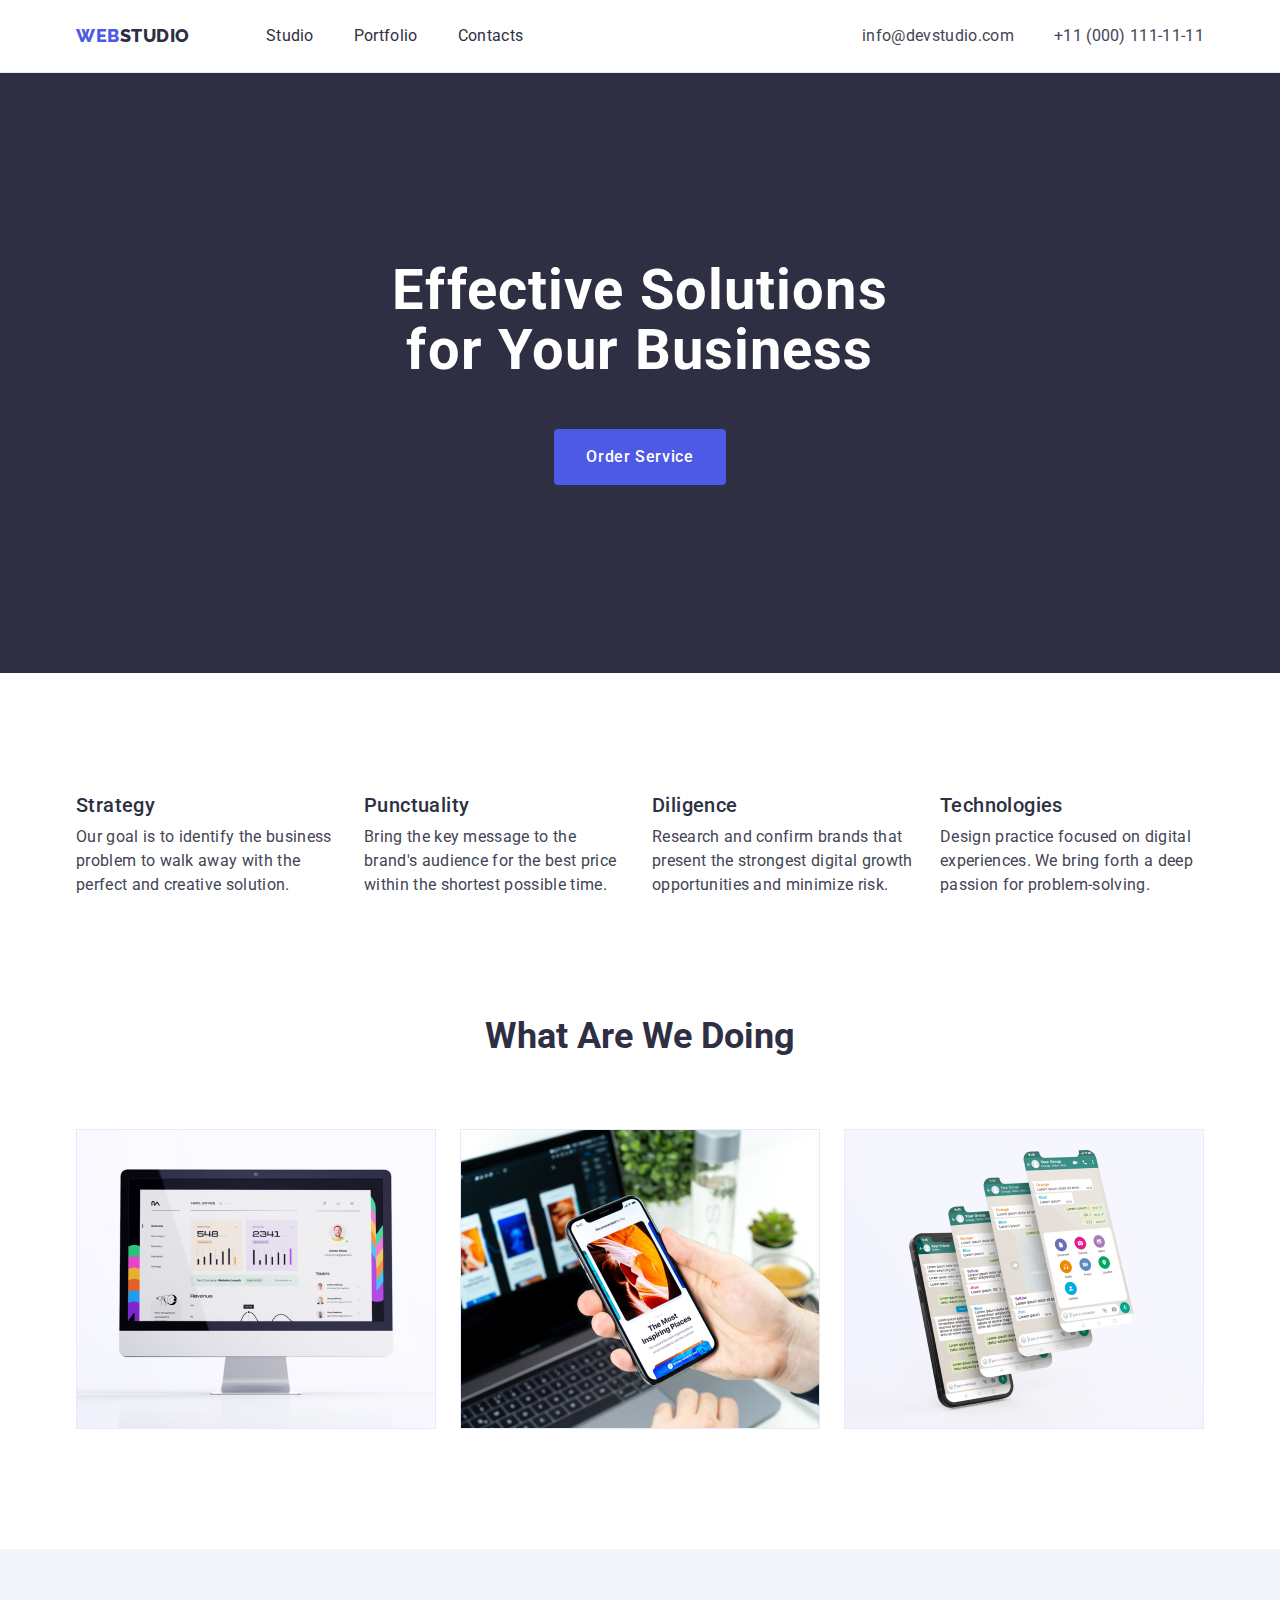
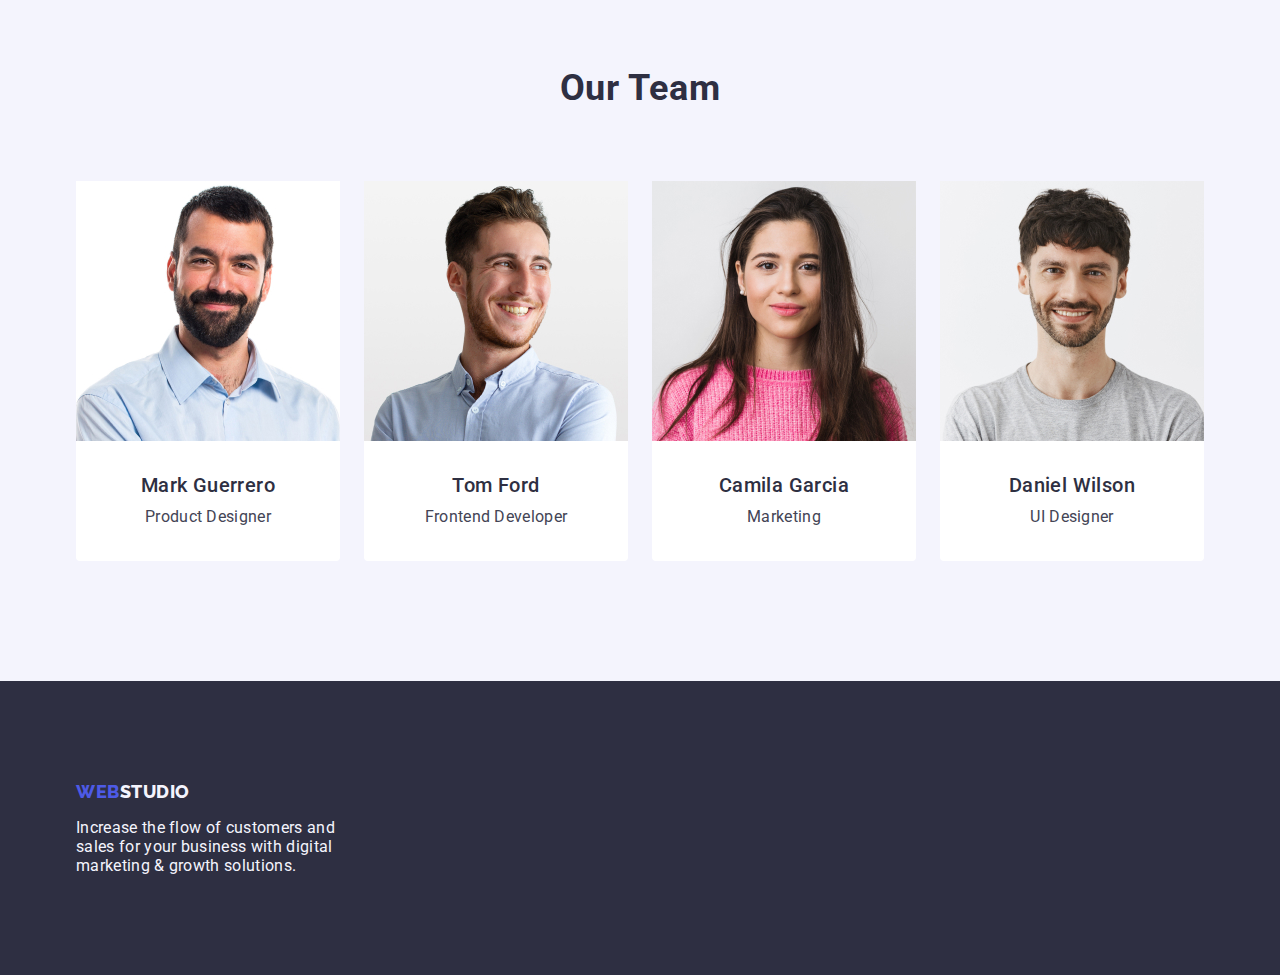
<file: index.html>
<!DOCTYPE html>
<html lang="en">
  <head>
    <meta charset="UTF-8" />
    <meta http-equiv="X-UA-Compatible" content="IE=edge" />
    <meta name="viewport" content="width=device-width, initial-scale=1.0" />

    <title>WEBSTUDIO</title>
    <link
      rel="stylesheet"
      href="https://cdnjs.cloudflare.com/ajax/libs/modern-normalize/1.1.0/modern-normalize.min.css"
    />
    <link rel="preconnect" href="https://fonts.googleapis.com" />
    <link rel="preconnect" href="https://fonts.gstatic.com" crossorigin />
    <link
      href="https://fonts.googleapis.com/css2?family=Raleway:wght@800&family=Roboto:wght@400;500;700;900&display=swap"
      rel="stylesheet"
    />
    <link rel="stylesheet" href="./css/styles.css" />
  </head>
  <body>
    <header class="page-header">
      <div class="container header-position">
        <nav class="page-navigation nav-position">
          <a class="logo-web link logo-position" href="./index.html"
            >WEB<span class="logo_studio">Studio</span>
          </a>

          <ul class="navigation_list list menu-position">
            <li class="menu-item">
              <a class="menu-link link" href="./index.html">Studio</a>
            </li>

            <li class="menu-item">
              <a class="menu-link link" href="./portfolio.html">Portfolio</a>
            </li>

            <li class="menu-item">
              <a class="menu-link link" href="">Contacts</a>
            </li>
          </ul>
        </nav>
        <address class="header-addres adress-main">
          <ul class="header-addres-list list addres-position">
            <li>
              <a
                class="header-addres-cont link menu-link"
                href="mailto:info@devstudio.com"
                >info@devstudio.com</a
              >
            </li>
            <li>
              <a
                class="header-addres-cont link menu-link"
                href="tel:+110001111111"
                >+11 (000) 111-11-11</a
              >
            </li>
          </ul>
        </address>
      </div>
    </header>
    <main>
      <section class="hero hero-section">
        <div class="container">
          <h1 class="hero-text hero-text-position">
            Effective Solutions for Your Business
          </h1>
          <button class="hero-button hero-button-position" type="button">
            Order Service
          </button>
        </div>
      </section>
      <section class="our-features section">
        <div class="container">
          <h2 class="head-text visually-hidden">Our features</h2>
          <ul class="list our-features-position">
            <li class="information-item">
              <h3 class="head-text description-title">Strategy</h3>
              <p class="paragraph-text">
                Our goal is to identify the business problem to walk away with
                the perfect and creative solution.
              </p>
            </li>
            <li class="information-item">
              <h3 class="head-text description-title">Punctuality</h3>
              <p class="paragraph-text">
                Bring the key message to the brand's audience for the best price
                within the shortest possible time.
              </p>
            </li>
            <li class="information-item">
              <h3 class="head-text description-title">Diligence</h3>
              <p class="paragraph-text">
                Research and confirm brands that present the strongest digital
                growth opportunities and minimize risk.
              </p>
            </li>
            <li class="information-item">
              <h3 class="head-text description-title">Technologies</h3>
              <p class="paragraph-text">
                Design practice focused on digital experiences. We bring forth a
                deep passion for problem-solving.
              </p>
            </li>
          </ul>
        </div>
      </section>
      <section class="section-product-position">
        <div class="container">
          <h2 class="head-text-two doing-position">What are we doing</h2>
          <ul class="list product-position">
            <li class="product-list">
              <img
                src="./images/laptop.jpg"
                alt="notebook"
                width="360"
                height="300"
              />
            </li>
            <li class="product-list">
              <img
                src="./images/mob_app.jpg"
                alt="application"
                width="360"
                height="300"
              />
            </li>
            <li class="product-list">
              <img
                src="./images/phone.jpg"
                alt="telephone"
                width="360"
                height="300"
              />
            </li>
          </ul>
        </div>
      </section>
      <section class="section-four section">
        <div class="container">
          <h2 class="head-text-product">Our Team</h2>
          <ul class="section-four-list list our-team-position">
            <li class="our-team-list">
              <img
                src="./images/mark_guerrero.jpg"
                alt="Mark Guerrero"
                width="264"
                height="260"
              />
              <div class="card-description">
                <h3 class="head-text team-name">Mark Guerrero</h3>
                <p class="paragraph-text job-place">Product Designer</p>
              </div>
            </li>
            <li class="our-team-list">
              <img
                src="./images/tom_ford.jpg"
                alt="Tom Ford"
                width="264"
                height="260"
              />
              <div class="card-description">
                <h3 class="head-text team-name">Tom Ford</h3>
                <p class="paragraph-text job-place">Frontend Developer</p>
              </div>
            </li>
            <li class="our-team-list">
              <img
                src="./images/camila_garcia.jpg"
                alt="camila_garcia"
                width="264"
                height="260"
              />
              <div class="card-description">
                <h3 class="head-text team-name">Camila Garcia</h3>
                <p class="paragraph-text job-place">Marketing</p>
              </div>
            </li>
            <li class="our-team-list">
              <img
                src="./images/daniel_wilson.jpg"
                alt="daniel_wilson"
                width="264"
                height="260"
              />
              <div class="card-description">
                <h3 class="head-text team-name">Daniel Wilson</h3>
                <p class="paragraph-text job-place">UI Designer</p>
              </div>
            </li>
          </ul>
        </div>
      </section>
    </main>

    <footer class="footer">
      <div class="container footer-position">
        <a class="logo-web link footer-logo" href="./index.html"
          >WEB<span class="logo_studio-footer">Studio</span>
        </a>
        <p class="paragraph-text-footer footer-text">
          Increase the flow of customers and sales for your business with
          digital marketing & growth solutions.
        </p>
      </div>
    </footer>
  </body>
</html>
</file>
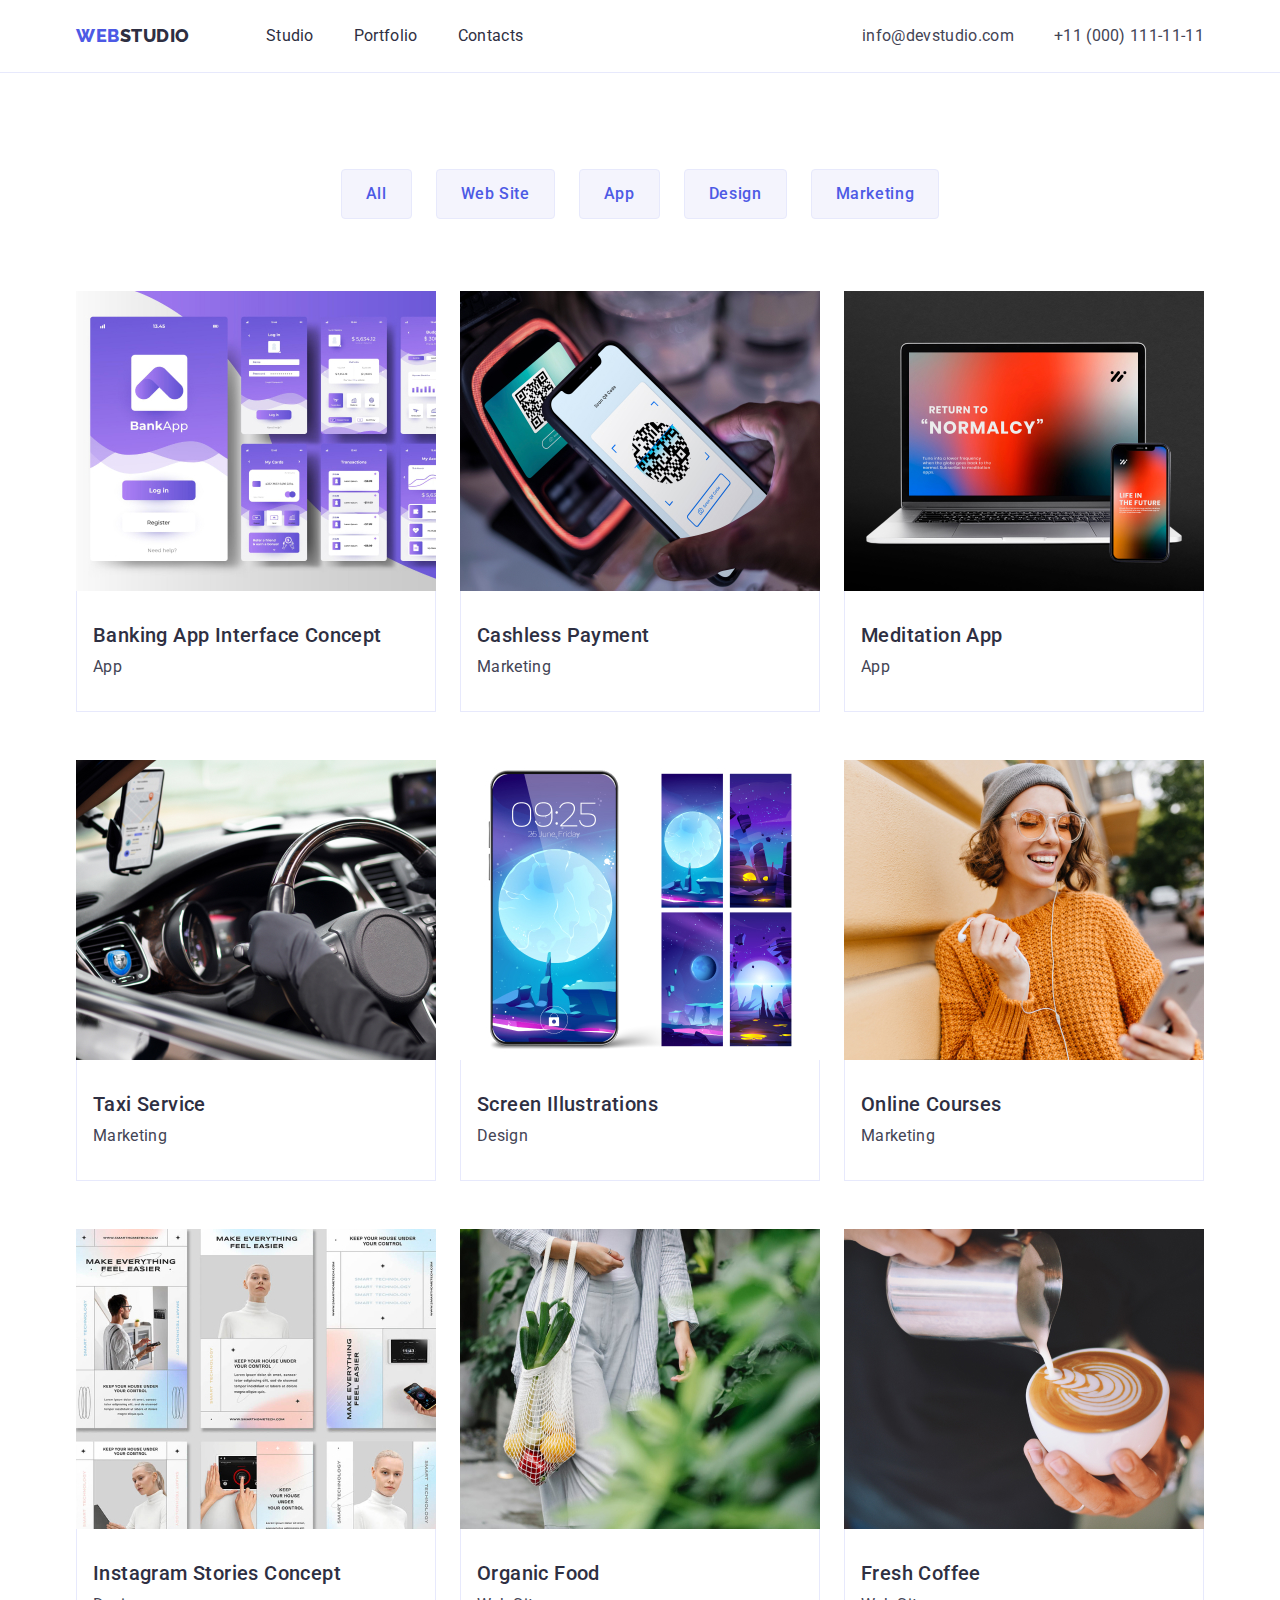
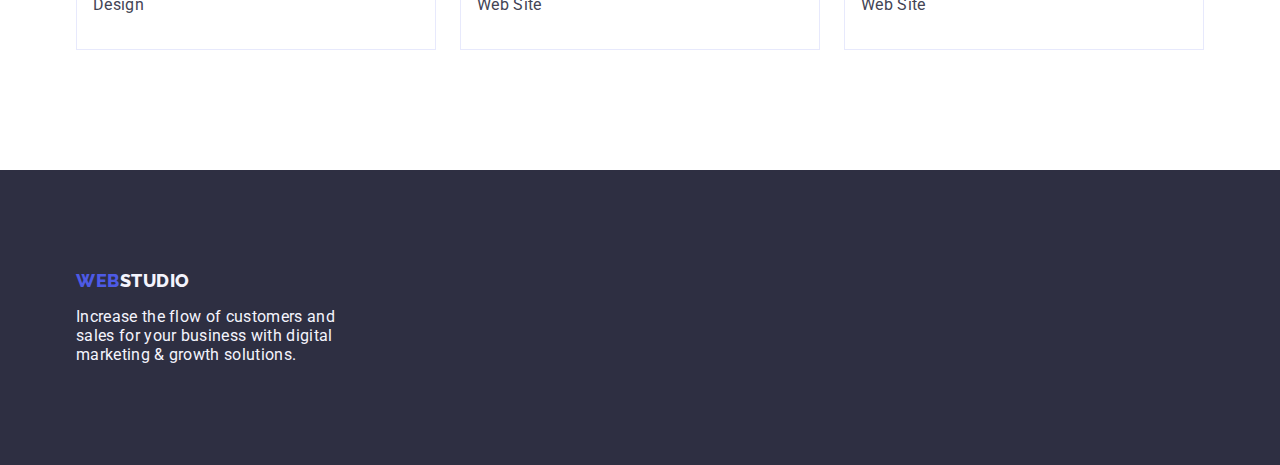
<file: portfolio.html>
<!DOCTYPE html>
<html lang="en">
  <head>
    <meta charset="UTF-8" />
    <meta http-equiv="X-UA-Compatible" content="IE=edge" />
    <meta name="viewport" content="width=device-width, initial-scale=1.0" />
    <link
      rel="stylesheet"
      href="https://cdnjs.cloudflare.com/ajax/libs/modern-normalize/1.1.0/modern-normalize.min.css"
    />
    <title>Portfolio</title>
    <link rel="preconnect" href="https://fonts.googleapis.com" />
    <link rel="preconnect" href="https://fonts.gstatic.com" crossorigin />
    <link
      href="https://fonts.googleapis.com/css2?family=Raleway:wght@800&family=Roboto:wght@400;500;700;900&display=swap"
      rel="stylesheet"
    />
    <link rel="stylesheet" href="./css/styles.css" />
  </head>
  <body>
    <header class="page-header page-header-position">
      <div class="container header-position">
        <nav class="page-navigation nav-position">
          <a class="logo-web link logo-position" href="./index.html"
            >WEB<span class="logo_studio">Studio</span>
          </a>

          <ul class="navigation_list list menu-position">
            <li class="menu-item">
              <a class="menu-link link" href="./index.html">Studio</a>
            </li>

            <li class="menu-item">
              <a class="menu-link link" href="./portfolio.html">Portfolio</a>
            </li>

            <li class="menu-item">
              <a class="menu-link link" href="">Contacts</a>
            </li>
          </ul>
        </nav>
        <address class="header-addres adress-main">
          <ul class="header-addres-list list addres-position">
            <li>
              <a
                class="header-addres-cont link menu-link"
                href="mailto:info@devstudio.com"
                >info@devstudio.com</a
              >
            </li>
            <li>
              <a
                class="header-addres-cont link menu-link"
                href="tel:+110001111111"
                >+11 (000) 111-11-11</a
              >
            </li>
          </ul>
        </address>
      </div>
    </header>

    <main>
      <section class="section-portfolio">
        <div class="container">
          <h1 class="visually-hidden">Our products</h1>
          <ul class="list list-button-position">
            <li class="list">
              <button
                class="hero-button-portfolio button-portfolio"
                type="button"
              >
                All
              </button>
            </li>
            <li>
              <button
                class="hero-button-portfolio button-portfolio"
                type="button"
              >
                Web Site
              </button>
            </li>
            <li>
              <button
                class="hero-button-portfolio button-portfolio"
                type="button"
              >
                App
              </button>
            </li>
            <li>
              <button
                class="hero-button-portfolio button-portfolio"
                type="button"
              >
                Design
              </button>
            </li>
            <li>
              <button
                class="hero-button-portfolio button-portfolio"
                type="button"
              >
                Marketing
              </button>
            </li>
          </ul>

          <ul class="list service-list">
            <li class="service-resorces">
              <a class="link" href="">
                <img
                  src="./images/Portfolio/banking_app_interface.jpg"
                  alt="Banking App Interface Concept"
                  width="360"
                  height="300"
                />
                <div class="service-position">
                  <h2 class="head-text service-title service-head-text">
                    Banking App Interface Concept
                  </h2>
                  <p class="paragraph-text">App</p>
                </div>
              </a>
            </li>
            <li class="service-resorces">
              <a class="link" href="">
                <img
                  src="./images/Portfolio/cashless_payment.jpg"
                  alt="Cashless Payment"
                  width="360"
                  height="300"
                />
                <div class="service-position">
                  <h2 class="head-text service-title service-head-text">
                    Cashless Payment
                  </h2>
                  <p class="paragraph-text">Marketing</p>
                </div>
              </a>
            </li>
            <li class="service-resorces">
              <a class="link" href="">
                <img
                  src="./images/Portfolio/meditation_app.jpg"
                  alt="Meditation App"
                  width="360"
                  height="300"
                />
                <div class="service-position">
                  <h2 class="head-text service-title service-head-text">
                    Meditation App
                  </h2>
                  <p class="paragraph-text">App</p>
                </div>
              </a>
            </li>
            <li class="service-resorces">
              <a class="link" href="">
                <img
                  src="./images/Portfolio/taxi_service.jpg"
                  alt="Taxi Service"
                />
                <div class="service-position">
                  <h2 class="head-text service-title service-head-text">
                    Taxi Service
                  </h2>
                  <p class="paragraph-text">Marketing</p>
                </div>
              </a>
            </li>
            <li class="service-resorces">
              <a class="link" href="">
                <img
                  src="./images/Portfolio/screen_illustrations.jpg"
                  alt="Screen Illustrations"
                  width="360"
                  height="300"
                />
                <div class="service-position">
                  <h2 class="head-text service-title service-head-text">
                    Screen Illustrations
                  </h2>
                  <p class="paragraph-text">Design</p>
                </div>
              </a>
            </li>
            <li class="service-resorces">
              <a class="link" href="">
                <img
                  src="./images/Portfolio/online_courses.jpg"
                  alt="Online Courses"
                />
                <div class="service-position">
                  <h2 class="head-text service-title service-head-text">
                    Online Courses
                  </h2>
                  <p class="paragraph-text">Marketing</p>
                </div>
              </a>
            </li>

            <li class="service-resorces">
              <a class="link" href="">
                <img
                  src="./images/Portfolio/instagram_stories_concept.jpg"
                  alt="Instagram Stories Concept"
                  width="360"
                  height="300"
                />
                <div class="service-position">
                  <h2 class="head-text service-title service-head-text">
                    Instagram Stories Concept
                  </h2>
                  <p class="paragraph-text">Design</p>
                </div>
              </a>
            </li>
            <li class="service-resorces">
              <a class="link" href="">
                <img
                  src="./images/Portfolio/organic_food.jpg"
                  alt="Organic Food"
                />
                <div class="service-position">
                  <h2 class="head-text service-title service-head-text">
                    Organic Food
                  </h2>
                  <p class="paragraph-text">Web Site</p>
                </div>
              </a>
            </li>
            <li class="service-resorces">
              <a class="link" href="">
                <img
                  src="./images/Portfolio/fresh_coffee.jpg"
                  alt="Fresh Coffee"
                  width="360"
                  height="300"
                />
                <div class="service-position">
                  <h2 class="head-text service-title service-head-text">
                    Fresh Coffee
                  </h2>
                  <p class="paragraph-text">Web Site</p>
                </div>
              </a>
            </li>
          </ul>
        </div>
      </section>
    </main>
    <footer class="footer">
      <div class="container footer-position">
        <a class="logo-web link footer-logo" href="./index.html"
          >WEB<span class="logo_studio-footer">Studio</span>
        </a>
        <p class="paragraph-text-footer footer-text">
          Increase the flow of customers and sales for your business with
          digital marketing & growth solutions.
        </p>
      </div>
    </footer>
  </body>
</html>
</file>
<file: css/styles.css>
:root {
  --contact-color: #434455;
  --link-color: #2e2f42;
}
.list {
  list-style: none;
}

.link {
  text-decoration: none;
}

h1,
h2,
h3,
h4,
p {
  margin-top: 0;
  margin-bottom: 0;
}

ul,
ol {
  margin-top: 0;
  margin-bottom: 0;
  padding-left: 0;
}
img {
  display: block;
}
.visually-hidden {
  position: absolute;
  width: 1px;
  height: 1px;
  margin: -1px;
  border: 0;
  padding: 0;
  white-space: nowrap;
  clip-path: inset(100%);
  clip: rect(0 0 0 0);
  overflow: hidden;
}
body {
  font-family: "Roboto", sans-serif;
  color: #434455;
  background-color: #ffffff;
}

.container {
  max-width: 1158px;
  padding: 0 15px;
  margin: 0 auto;
}

.section {
  padding-top: 120px;
  padding-bottom: 120px;
}
.page-header {
  border-bottom: 1px solid #e7e9fc;
}

.header-position {
  display: flex;
  align-items: center;
  
  
}
.logo-position {
  margin-right: 76px;
  align-items: center;
}
.nav-position {
  display: flex;
  align-items: center;
  
}
.menu-position {
  display: flex;
  gap: 40px;
  
}

.adress-main {
  margin-left: auto;
}
.addres-position {
  display: flex;
  gap: 40px;
  padding: 24px 0 24px;
}

.hero-section {
  padding-top: 188px;
  padding-bottom: 188px;
}
.hero-text-position {
  max-width: 496px;
  margin: auto;
}

.hero-button-position {
  min-width: 169px;
  height: 56px;
  padding: 16px 32px;
  border-radius: 4px;
  border: none;
  margin-top: 48px;
  margin-left: auto;
  margin-right: auto;
  display: block;
  min-width: 169px;
}

.our-features-position {
  display: flex;
  align-items: center;
  gap: 24px;
}
.information-item {
  width: 264px;
}
.description-title {
  margin-bottom: 8px;
}

.section-product-position {
  padding-bottom: 120px;
}
.doing-position{
  margin-bottom: 72px;
}
.product-position {
  display: flex;
  gap: 24px;
}

.our-team-position {
  display: flex;
  gap: 24px;
}
.card-description {
  padding: 32px 16px;
}
.team-name {
  text-align: center;
  margin-bottom: 8px;
}
.job-place {
  text-align: center;
}

.footer-logo {
  display: inline-block;
  margin-bottom: 16px;
}
.footer-text {
  width: 264px;
}
/* <portfolio> */

.section-portfolio {
  padding-top: 96px;
  padding-bottom: 120px;
}
.list-button-position {
  display: flex;
  align-items: center;
  justify-content: center;
  gap: 24px;
  margin-bottom: 72px;
}
.button-portfolio {
  padding: 12px 24px;
  border: 1px solid #e7e9fc;
  border-radius: 4px;
}

.service-head-text {
  margin-bottom: 8px;
}
.service-list {
  display: flex;
  flex-wrap: wrap;
  column-gap: 24px;
  row-gap: 48px;
}
.service-position {
  padding: 32px 16px;
  border: 1px solid #e7e9fc;
  border-top: none;
}

/* </portfolio> */

.logo-web {
  text-transform: uppercase;
  font-family: "Raleway", sans-serif;
  font-weight: 800;
  font-size: 18px;
  line-height: 1.17;
  letter-spacing: 0.03em;
  color: #4d5ae5;
}
.logo_studio {
  color: #2e2f42;
}

.hero {
  background-color: #2e2f42;
}
.hero-button:hover,
.hero-button:focus {
  background-color: #404bbf;
}
.hero-button {
  cursor: pointer;
  font-family: "Roboto", sans-serif;
  font-style: normal;
  font-weight: 500;
  font-size: 16px;
  line-height: 1.5;
  letter-spacing: 0.04em;
  background-color: #4d5ae5;
  color: #ffffff;
}
.hero-button-portfolio {
  cursor: pointer;
  font-family: "Roboto", sans-serif;
  font-style: normal;
  font-weight: 500;
  font-size: 16px;
  line-height: 1.5;
  letter-spacing: 0.04em;
  background-color: #f4f4fd;
  color: #4d5ae5;
}
.hero-button-portfolio:hover,
.hero-button-portfolio:focus {
  background-color: #404bbf;
  color: #ffffff;
  border: 1px solid transparent;
}
.menu-link:hover {
  color: #404bbf;
}
.menu-link:focus {
  color: #404bbf;
}
.menu-link {
  font-size: 16px;
  text-decoration: none;
  line-height: 1.5;
  letter-spacing: 0.02em;
  color: var(--link-color);
  padding: 24px 0;
}

.header-addres-cont {
  color: var(--contact-color);
}
.header-addres {
  font-style: normal;
  color: var(--contact-color);
}
.hero-text {
  text-align: center;
  font-weight: 700;
  font-size: 56px;
  line-height: 1.07;
  letter-spacing: 0.02em;
  color: #ffffff;
}
.head-text {
  font-weight: 500;
  font-size: 20px;
  line-height: 1.2;
  letter-spacing: 0.02em;
  color: #2e2f42;
}
.paragraph-text {
  font-size: 16px;
  line-height: 1.5;
  letter-spacing: 0.02em;
  color: #434455;
}
.head-text-two {
  text-align: center;
  text-transform: capitalize;
  font-weight: 700;
  font-size: 36px;
  line-height: 1.11;
  color: #2e2f42;
}

.section-four {
  background-color: #f4f4fd;
}
.our-team-list {
  background-color: #ffffff;
  border-radius: 0px 0px 4px 4px;
}
.head-text-product {
  text-align: center;
  margin-bottom: 72px;
  text-transform: capitalize;
  font-weight: 700;
  font-size: 36px;
  line-height: 1.11;
  letter-spacing: 0.02em;
  color: #2e2f42;
}

.footer {
  padding: 100px 0 100px;
  background-color: #2e2f42;
}

.paragraph-text-footer {
  font-size: 16px;
  line-height: 1.2;
  letter-spacing: 0.02em;
  color: #f4f4fd;
}
.logo_studio-footer {
  color: #f4f4fd;
}
</file>
